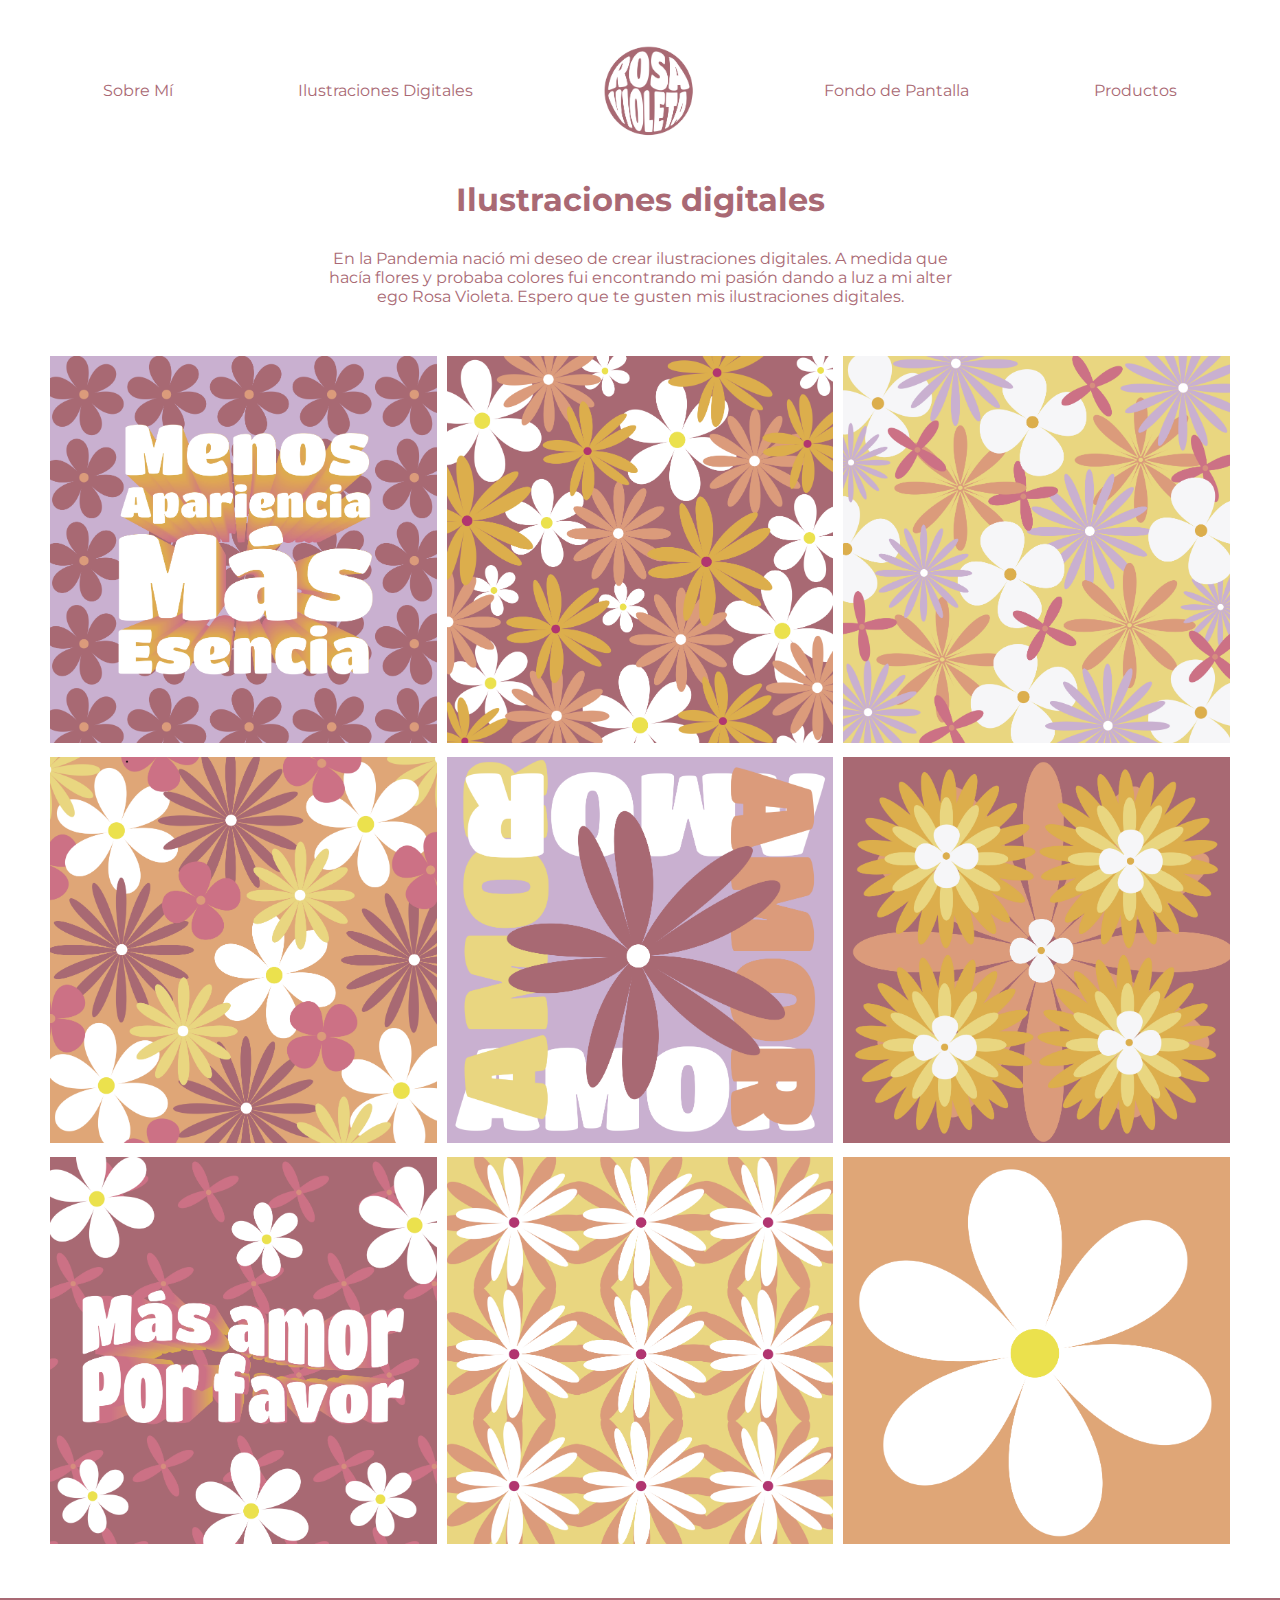
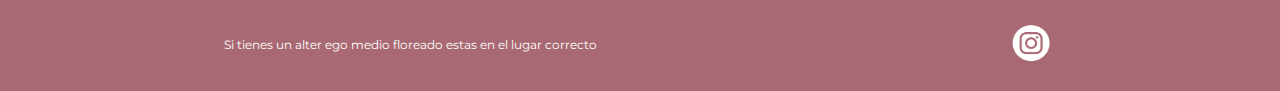
<file: pages/ilustracionesdigitales.html>
<!DOCTYPE html>
<html lang="en">
<head>
    <meta charset="UTF-8">
    <meta http-equiv="X-UA-Compatible" content="IE=edge">
    <meta name="viewport" content="width=device-width, initial-scale=1.0">
    <link rel="stylesheet" href="../css/style.css">
    <title>Document</title>
</head>
<body>
    <header class="encabezado">
        <nav>
            <ul>
                <li><a href="./sobremi.html">Sobre Mí</a></li>
                <li><a href="./ilustracionesdigitales.html">Ilustraciones Digitales</a></li>
                <li class="logo"><a href="../index.html"><img src="../img/logo.png" alt="logo" width="100" height="100"></a></li>
                <li><a href="./fondodepantalla.html">Fondo de Pantalla</a></li>
                <li><a href="./productos.html">Productos</a></li>
            </ul>
        </nav>
    </header>
    <main class="contenido">
        <section class="encabezado-productos">
            <Div>
                <h1>Ilustraciones digitales</h1>
                <p>En la Pandemia nació mi deseo de crear ilustraciones digitales. A medida que hacía flores y probaba colores fui encontrando mi pasión dando a luz a mi alter ego Rosa Violeta. Espero que te gusten mis ilustraciones digitales.</p>
            </Div>
        </section>

        <section class="imagenes-ilustracionesidigitales">
            <div class="grid-item"><img src="../img/fondo1.png" alt="fondo-1"></div>
            <div class="grid-item"><img src="../img/fondo2.png" alt="fondo-2"></div>
            <div class="grid-item"><img src="../img/fondo3.png" alt="fondo-3"></div>
            <div class="grid-item"><img src="../img/fondo4.png" alt="fondo-4"></div>
            <div class="grid-item"><img src="../img/fondo5.png" alt="fondo-5"></div>
            <div class="grid-item"><img src="../img/fondo6.png" alt="fondo-6"></div>
            <div class="grid-item"><img src="../img/fondo7.png" alt="fondo-7"></div>
            <div class="grid-item"><img src="../img/fondo8.png" alt="fondo-8"></div>
            <div class="grid-item"><img src="../img/fondo9.png" alt="fondo-9"></div>
        </section>
    </main>

    <footer class="pie">
        <div>
            <p>Si tienes un alter ego medio floreado estas en el lugar correcto</p>
        </div>
        <div>
            <a href="https://www.instagram.com/rosavioletacl/?hl=es"><img src="../img/instagram.png" alt="instagram" width="50" height="50"></a>
        </div>
    </footer>
</body>
</html>
</file>
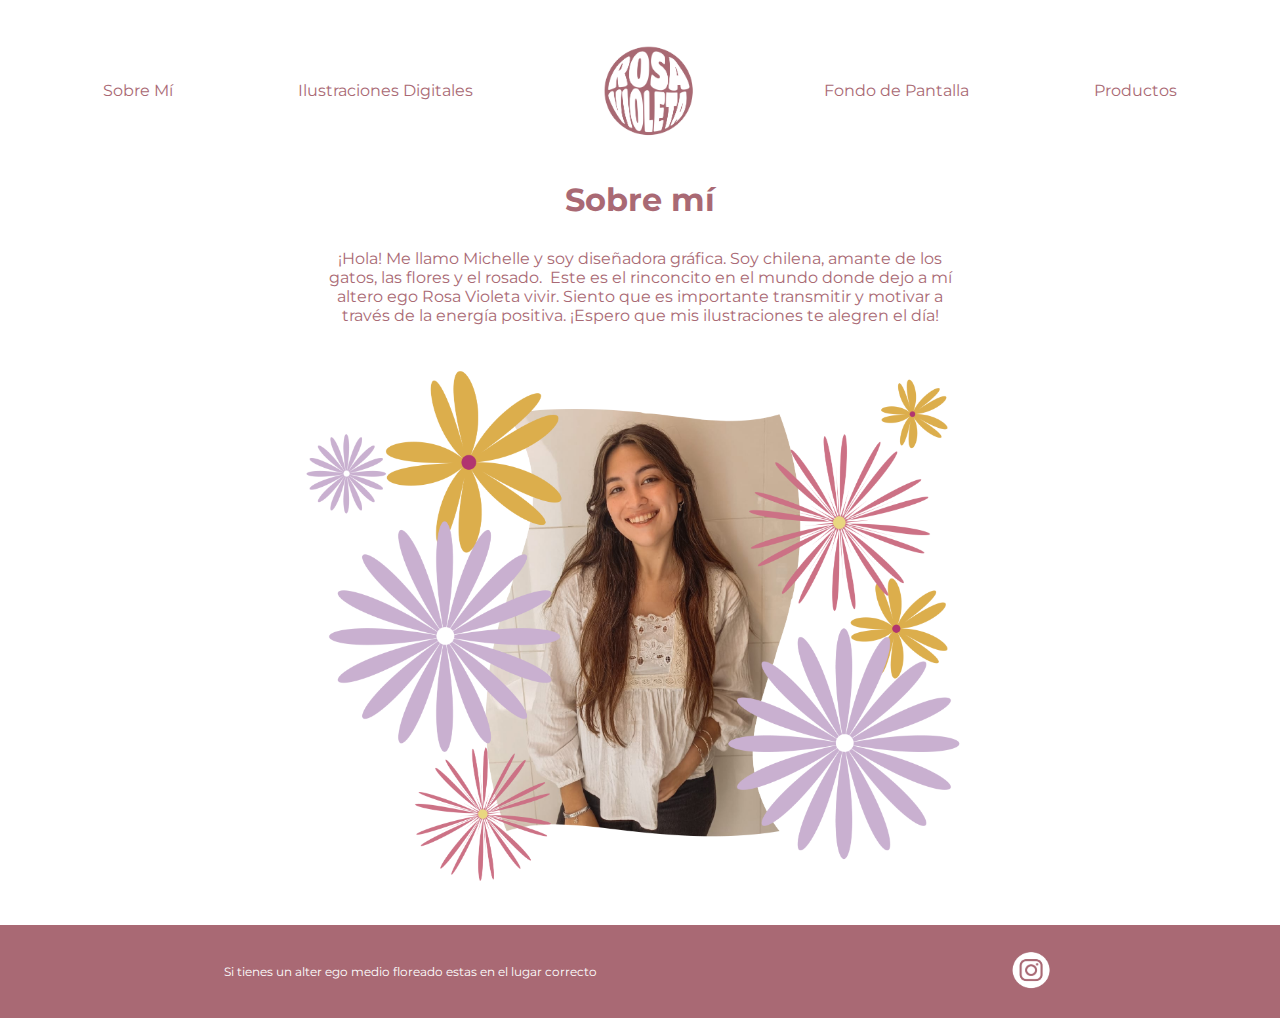
<file: pages/sobremi.html>
<!DOCTYPE html>
<html lang="en">
<head>
    <meta charset="UTF-8">
    <meta http-equiv="X-UA-Compatible" content="IE=edge">
    <meta name="viewport" content="width=device-width, initial-scale=1.0">
    <link rel="stylesheet" href="../css/style.css">
    <title>Sobre Mí</title>
</head>
<body>
    <header>
        <nav>
            <ul>
                <li><a href="./sobremi.html">Sobre Mí</a></li>
                <li><a href="./ilustracionesdigitales.html">Ilustraciones Digitales</a></li>
                <li class="logo"><a href="../index.html"><img src="../img/logo.png" alt="logo" width="100" height="100"></a></li>
                <li><a href="./fondodepantalla.html">Fondo de Pantalla</a></li>
                <li><a href="./productos.html">Productos</a></li>
            </ul>
        </nav>
    </header>
    <main>
        <section class="encabezado-productos">
            <Div>
                <h1>Sobre mí</h1>
            </Div>
        </section>

        <section class="texto-descripción-yo">
            <p>¡Hola! Me llamo Michelle y soy diseñadora gráfica. Soy chilena, amante de los gatos, las flores y el rosado. 
                Este es el rinconcito en el mundo donde dejo a mí altero ego Rosa Violeta vivir. Siento que es importante transmitir y motivar a través de la energía positiva. ¡Espero que mis ilustraciones te alegren el día!</p>
        </section>

        <section class="imagenes-sobremi">
            <div>
                <img src="../img/yo.png" alt="yo" width="700" height="auto">
            </div>
        </section>

    </main>
    <footer>
        <div>
            <p>Si tienes un alter ego medio floreado estas en el lugar correcto</p>
        </div>
        <div>
            <a href="https://www.instagram.com/rosavioletacl/?hl=es"><img src="../img/instagram.png" alt="instagram" width="50" height="50"></a>
        </div>
    </footer>
</body>
</html>
</file>
<file: css/style.css>
@import url('https://fonts.googleapis.com/css2?family=Montserrat:wght@100;200;300&family=Titan+One&display=swap');

*{
    margin:0%;
    padding:0%;
    box-sizing: border-box;
}

/*-----GRIDAREA-----*/
.grid_contenedor{
    display: grid;
    grid-template-columns: repeat(3,1fr);
    grid-template-rows: 190px auto 100px;
    grid-template-areas: 
    "header header header"
    "menu menu menu"
    "footer footer footer";
}
    
.encabezado{
    grid-area: header;
}

.contenido{
    grid-area: menu;  
}

.pie{
    grid-area: footer;  
}



/*-----HEADER-----*/
header{
    background-color:#ffffff;
    position: sticky;
    top: 0%;
}

header nav ul{
    list-style:none;
    display: flex;
    justify-content: space-around;
    margin: 40px;
    align-items: center;
   
}

header nav ul li{
    display: inline-block;
    align-items: center;
    align-items: center;

}

header nav ul li a{
    text-decoration: none;
    color:#a96974; 
    font-family: 'Montserrat', sans-serif;
    width: 300;
    
    
}
   
header nav ul li a:hover{
    font-weight: bold;
    width: 10%;
    color: #a96974;
}

.logo{
    width: 100px;
    height: 100px;
}


/*-----MAIN-----*/
.hero{
    background-color: #a96974;
    width: 100%;
    height: auto;
    background-repeat: no-repeat;
    background-size: cover;
    background-attachment: fixed;
    object-fit: cover;
   
}


img {
    max-width: 100%;
    max-height: 100%;
   }

.imagenes-inicio {
    height: 500px;
    width: 500px;
    display: inline-block;
   }

.Imagen_tarjetas{
    background-color: #e0a778;
}   

.formulario{
    font-family: 'Montserrat', sans-serif;
    background-color: #e0a778;
    color: white;
    text-align: center;
    padding: 80px 80px 80px 80px;
    top: 0%; 
}

.input_form{
    padding: 10px 10px 10px 10px;
    margin-top: 10px;
    border-radius: 10px;
    border-color: #e0a778;
}


.encabezado-productos h1{ 
    font-family: 'Montserrat', sans-serif;
    color: #a96974;
    text-align: center;
    margin: 30px;
    text-align: center;
       
}

.encabezado-productos p{ 
    font-family: 'Montserrat', sans-serif;
    color: #a96974;
    margin: 30px;
    justify-content: center;
    text-align: center;
    display: block;
    margin-left: auto;
    margin-right: auto;
    width: 50%;
}

.texto-descripción{
    font-family: 'Montserrat', sans-serif;
    color: #a96974;
    text-align: center;
    margin: 30px;
    justify-content: center;
    display: block;
    margin-left: auto;
    margin-right: auto;
    width: 50%;
}

.imagenes-ilustracionesidigitales{
   width:auto;
   margin-top: 50px;
   margin-bottom: 50px;
   margin-left: 50px;
   margin-right:50px;
   gap: 10px;
   display: grid;
   justify-content: space-around;
   grid-template-columns: repeat(3,1fr);
   grid-auto-rows: auto;
   object-fit: cover;
}

.imagenes-ilustracionesidigitales div img{
    width:1080;
    height:1080;  
}

.grid-item:hover img{
    -webkit-transform:scale(1.07);
    -moz-transform:scale(1.07);
    -ms-transform:scale(1.07);
    -o-transform:scale(1.07);
    transform:scale(1.07);
}


.imagenes-fonodepantalla{
    width:auto;
   margin-top: 50px;
   margin-bottom: 50px;
   margin-left: 50px;
   margin-right:50px;
   gap: 10px;
   display: grid;
   justify-content: space-around;
   grid-template-columns: repeat(3,1fr);
   grid-auto-rows: auto;
} 

.imagenes-fonodepantalla div img{
    width:1242;
    height:2208;  
}

.grid-item{ 
    justify-content: space-around;
} 

.grid-item-primero{
    background-color: #a96974;
    grid-column-start: 1;
    grid-column-end: 3;
}

.grid-item-segundo{
    background-color: #470510;
    grid-row-start: 2 ;
    grid-row-end: 4 ;
}

.imagenes-sobremi{
    display: inline-block;
    display: flex;
    justify-content: space-around;
    align-items: center;
    margin: 50px;
    height: 500px;
    width: auto;
}

.imagenes-sobremi:hover img{
    -webkit-transform:scale(1.07);
    -moz-transform:scale(1.07);
    -ms-transform:scale(1.07);
    -o-transform:scale(1.07);
    transform:scale(1.07);
}

.texto-descripción-yo{
    font-family: 'Montserrat', sans-serif;
    color: #a96974;
    text-align: center;
    margin: 30px;
    justify-content: left;
    margin-left: auto;
    margin-right: auto;
    width: 50%;

}

.productos{
    display: flex;
    justify-content: space-around;
    margin: 40px;
    align-items: center;
 } 
 
 .btn-primary {
    color: #fff;
    background-color:#a96974 ;
    border-color:#a96974;
}

.encabezado-productos h1{
    margin: 0;
    font-family: 'Montserrat', sans-serif;
    width: 300;
}


.btn-primary:hover{
    background-color: #e0a778;
    border-color: #e0a778;
}

/*------FOOTER-----*/

footer{
    background-color: #a96974;
    padding: 20px;
    font-family: 'Montserrat', sans-serif;
    color: white;
    font-size: 12px;
    display: inline-block;
    display: flex;
    justify-content: space-around;
    align-items: center;
}



/*-----MEDIA-----*/

@media screen and (max-width: 930px){
    .logo{
        width: 90px;
        height: 90px;
    }
    
    header nav ul li a{
        font-size: 15px; 
    }

    header nav ul{
       margin: 50px;
    }

    .imagenes-ilustracionesidigitales{
        grid-template-columns: repeat(2,1fr);
        grid-auto-rows: auto;
     }
     
     .imagenes-ilustracionesidigitales div img{
        grid-column: span 1; 
        grid-row: span 1;
     }

     .imagenes-fonodepantalla{
        grid-template-columns: repeat(2,1fr);
        grid-auto-rows: auto;
     }
     
     .imagenes-fonodepantalla div img{
        grid-column: span 1; 
        grid-row: span 1;
     }

     .productos{
        flex-direction: column;
     } 
     
    }
    

@media screen and (max-width: 691px){

    .logo{
        width:60px;
        height: 60px;
    }

    header nav ul li a{
        font-size: 12px; 
        margin-bottom: 40px;
    }
  
    header nav ul{
        margin: 20px;
        flex-direction: column;
    }

    .imagenes-ilustracionesidigitales{
        grid-template-columns: repeat(1,1fr);
        grid-auto-rows: auto;
     }
     
     .imagenes-ilustracionesidigitales div img{
        grid-column: span 1; 
        grid-row: span 1;
     }

     .imagenes-fonodepantalla{
        grid-template-columns: repeat(1,1fr);
        grid-auto-rows: auto;
     }
     
     .imagenes-fonodepantalla div img{
        grid-column: span 1; 
        grid-row: span 1;
     }
     
     .productos{
        flex-direction: column;
     } 
     
    }
</file>
